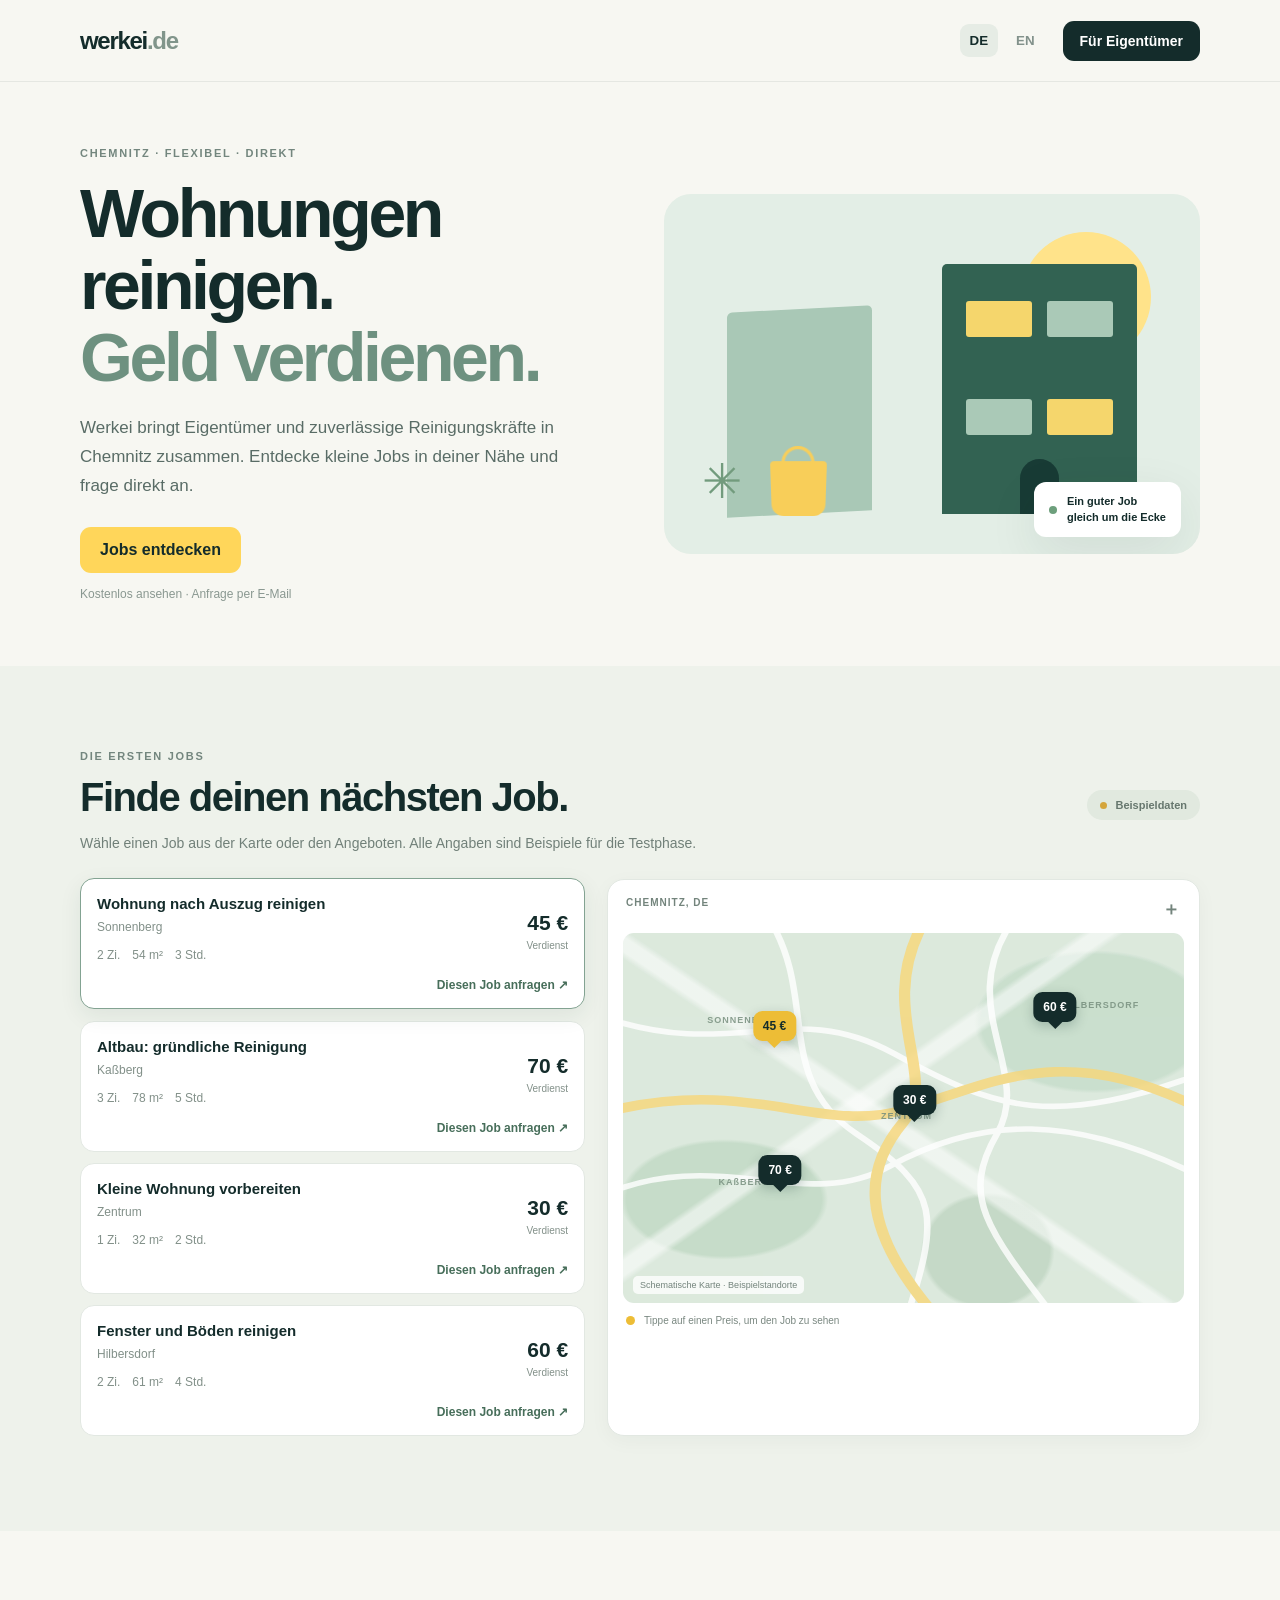
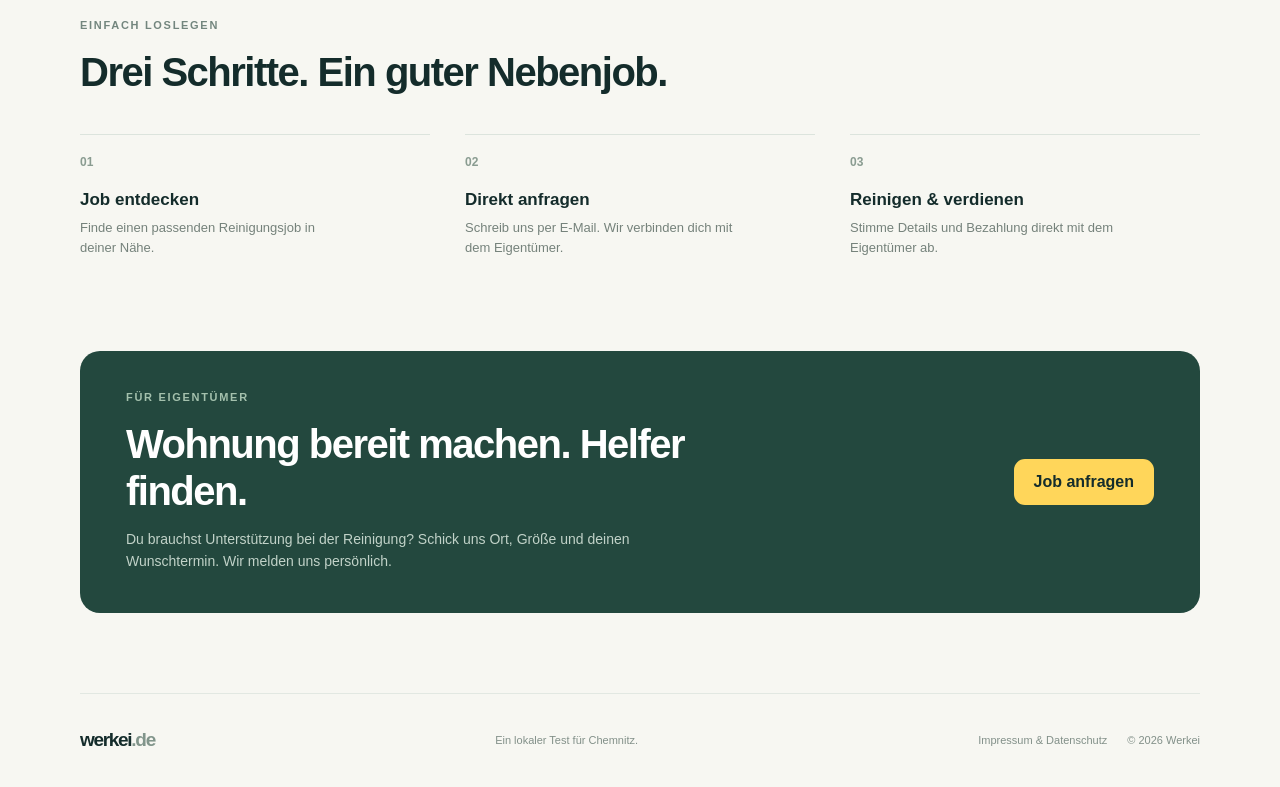
<file: index.html>
<!doctype html>
<html lang="de">
<head>
  <meta charset="utf-8">
  <meta name="viewport" content="width=device-width, initial-scale=1">
  <meta name="theme-color" content="#f7f7f2">
  <meta name="description" content="Werkei verbindet Eigentümer mit Menschen, die Wohnungen reinigen möchten.">
  <title>Werkei – Wohnungen reinigen, Geld verdienen</title>
  <link rel="icon" href="favicon.svg" type="image/svg+xml">
  <link rel="stylesheet" href="styles.css">
  <script src="app.js" defer></script>
</head>
<body>
  <header class="site-header">
    <a class="brand" href="#top" aria-label="Werkei Startseite">werkei<span>.de</span></a>
    <nav class="header-actions" aria-label="Language">
      <button class="language-button active" type="button" data-language="de" aria-pressed="true">DE</button>
      <button class="language-button" type="button" data-language="en" aria-pressed="false">EN</button>
      <a class="button button-dark header-cta" href="#owners" data-copy="navOwners">Für Eigentümer</a>
    </nav>
  </header>

  <main id="top">
    <section class="hero wrap">
      <div class="hero-copy">
        <p class="eyebrow" data-copy="eyebrow">CHEMNITZ · FLEXIBEL · DIREKT</p>
        <h1 data-copy="headline">Wohnungen reinigen.<br><span>Geld verdienen.</span></h1>
        <p class="hero-text" data-copy="intro">Werkei bringt Eigentümer und zuverlässige Reinigungskräfte in Chemnitz zusammen. Entdecke kleine Jobs in deiner Nähe und frage direkt an.</p>
        <a class="button button-yellow" href="#jobs" data-copy="seeJobs">Jobs entdecken <span aria-hidden="true">↓</span></a>
        <p class="hero-note" data-copy="heroNote">Kostenlos ansehen · Anfrage per E-Mail</p>
      </div>
      <div class="hero-art" aria-hidden="true">
        <div class="sun"></div><div class="building building-back"></div><div class="building building-front"><i></i><i></i><i></i><i></i><b></b></div>
        <div class="plant plant-one">✳</div><div class="bucket"><span></span></div>
        <div class="art-label"><span class="art-dot"></span><span data-copy="artLabel">Ein guter Job<br>gleich um die Ecke</span></div>
      </div>
    </section>

    <section class="jobs-section" id="jobs">
      <div class="wrap">
        <div class="section-heading">
          <div><p class="eyebrow" data-copy="jobsEyebrow">DIE ERSTEN JOBS</p><h2 data-copy="jobsTitle">Finde deinen nächsten Job.</h2></div>
          <span class="demo-badge"><span></span><span data-copy="demo">Beispieldaten</span></span>
        </div>
        <p class="section-intro" data-copy="jobsIntro">Wähle einen Job aus der Karte oder den Angeboten. Alle Angaben sind Beispiele für die Testphase.</p>
        <div class="jobs-layout">
          <div class="job-list" id="jobList" aria-live="polite"></div>
          <div class="map-panel">
            <div class="map-topline"><span data-copy="mapTitle">CHEMNITZ, DE</span><span class="map-symbol" aria-hidden="true">＋</span></div>
            <div class="district-map" id="districtMap" role="group" aria-label="Illustrative map of sample jobs in Chemnitz">
              <svg class="map-lines" viewBox="0 0 600 460" preserveAspectRatio="none" aria-hidden="true">
                <path d="M-20 105 C120 160 180 80 290 150 S460 245 630 170"/><path d="M-30 330 C100 260 190 350 285 290 S480 220 630 310"/>
                <path d="M155 -20 C210 80 160 180 250 250 S340 350 300 490"/><path d="M420 -20 C350 90 440 170 400 250 S390 370 470 490"/>
                <path class="road-major" d="M-10 220 C140 180 210 250 300 220 S470 130 620 220"/><path class="road-major" d="M320 -10 C270 100 340 180 300 235 S250 360 330 470"/>
              </svg>
              <span class="district district-a">SONNENBERG</span><span class="district district-b">ZENTRUM</span><span class="district district-c">KAßBERG</span><span class="district district-d">HILBERSDORF</span>
              <div id="mapPins"></div>
              <div class="map-credit" data-copy="mapNote">Schematische Karte · Beispielstandorte</div>
            </div>
            <div class="map-legend"><span class="legend-pin"></span><span data-copy="mapLegend">Tippe auf einen Preis, um den Job zu sehen</span></div>
          </div>
        </div>
      </div>
    </section>

    <section class="how-section">
      <div class="wrap">
        <p class="eyebrow" data-copy="howEyebrow">EINFACH LOSLEGEN</p><h2 data-copy="howTitle">Drei Schritte. Ein guter Nebenjob.</h2>
        <div class="steps">
          <article><span class="step-number">01</span><h3 data-copy="step1Title">Job entdecken</h3><p data-copy="step1Text">Finde einen passenden Reinigungsjob in deiner Nähe.</p></article>
          <article><span class="step-number">02</span><h3 data-copy="step2Title">Direkt anfragen</h3><p data-copy="step2Text">Schreib uns per E-Mail. Wir verbinden dich mit dem Eigentümer.</p></article>
          <article><span class="step-number">03</span><h3 data-copy="step3Title">Reinigen & verdienen</h3><p data-copy="step3Text">Stimme Details und Bezahlung direkt mit dem Eigentümer ab.</p></article>
        </div>
      </div>
    </section>

    <section class="owner-section" id="owners">
      <div class="wrap owner-card">
        <div><p class="eyebrow" data-copy="ownerEyebrow">FÜR EIGENTÜMER</p><h2 data-copy="ownerTitle">Wohnung bereit machen. Helfer finden.</h2><p data-copy="ownerText">Du brauchst Unterstützung bei der Reinigung? Schick uns Ort, Größe und deinen Wunschtermin. Wir melden uns persönlich.</p></div>
        <a class="button button-yellow" id="ownerEmail" href="mailto:hallo@werkei.de" data-copy="ownerButton">Job anfragen <span aria-hidden="true">↗</span></a>
      </div>
    </section>
  </main>
  <footer class="site-footer wrap"><a class="brand" href="#top">werkei<span>.de</span></a><p data-copy="footerText">Ein lokaler Test für Chemnitz.</p><div><a href="legal.html" data-copy="legalLink">Impressum & Datenschutz</a><span>© <span id="year"></span> Werkei</span></div></footer>
</body>
</html>
</file>
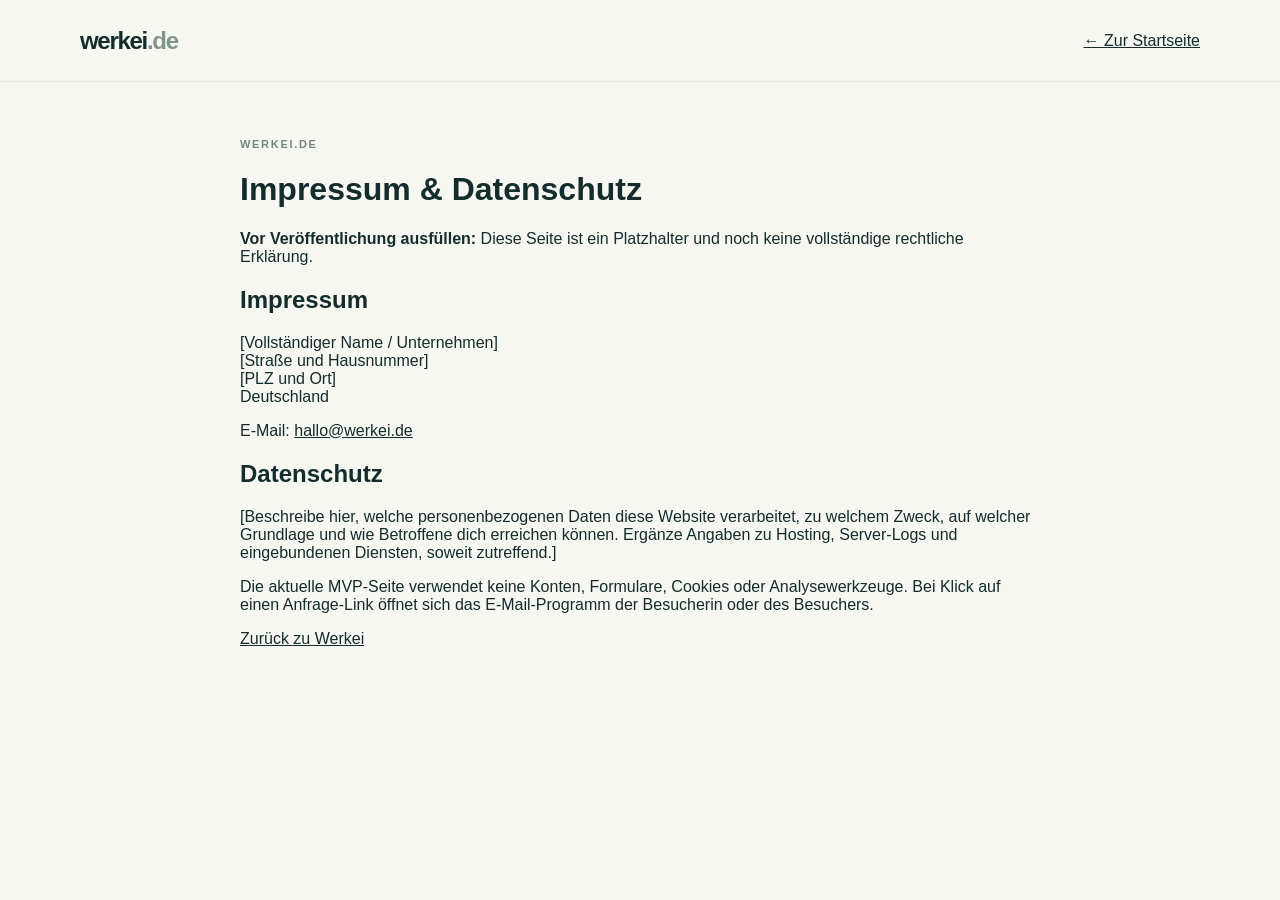
<file: legal.html>
<!doctype html>
<html lang="de">
<head><meta charset="utf-8"><meta name="viewport" content="width=device-width, initial-scale=1"><meta name="robots" content="noindex"><title>Impressum & Datenschutz – Werkei</title><link rel="stylesheet" href="styles.css"></head>
<body><header class="site-header"><a class="brand" href="index.html">werkei<span>.de</span></a><a href="index.html">← Zur Startseite</a></header><main class="wrap" style="padding-block:56px 90px;max-width:800px"><p class="eyebrow">WERKEI.DE</p><h1>Impressum & Datenschutz</h1><p><strong>Vor Veröffentlichung ausfüllen:</strong> Diese Seite ist ein Platzhalter und noch keine vollständige rechtliche Erklärung.</p><h2>Impressum</h2><p>[Vollständiger Name / Unternehmen]<br>[Straße und Hausnummer]<br>[PLZ und Ort]<br>Deutschland</p><p>E-Mail: <a href="mailto:hallo@werkei.de">hallo@werkei.de</a></p><h2>Datenschutz</h2><p>[Beschreibe hier, welche personenbezogenen Daten diese Website verarbeitet, zu welchem Zweck, auf welcher Grundlage und wie Betroffene dich erreichen können. Ergänze Angaben zu Hosting, Server-Logs und eingebundenen Diensten, soweit zutreffend.]</p><p>Die aktuelle MVP-Seite verwendet keine Konten, Formulare, Cookies oder Analysewerkzeuge. Bei Klick auf einen Anfrage-Link öffnet sich das E-Mail-Programm der Besucherin oder des Besuchers.</p><p><a href="index.html">Zurück zu Werkei</a></p></main></body></html>
</file>
<file: styles.css>
:root{--ink:#142c2b;--muted:#667875;--paper:#f7f7f2;--white:#fff;--green:#dceae3;--green-dark:#244d43;--yellow:#ffd65a;--line:#e2e8e2;--shadow:0 16px 50px rgba(25,54,47,.09)}*{box-sizing:border-box}html{scroll-behavior:smooth}body{margin:0;background:var(--paper);color:var(--ink);font-family:Arial,Helvetica,sans-serif;-webkit-font-smoothing:antialiased}a{color:inherit}.wrap{width:min(1120px,calc(100% - 48px));margin-inline:auto}.site-header{height:82px;padding-inline:max(24px,calc((100vw - 1120px)/2));display:flex;align-items:center;justify-content:space-between;border-bottom:1px solid rgba(20,44,43,.08)}.brand{text-decoration:none;font:800 24px Arial,Helvetica,sans-serif;letter-spacing:-1.3px}.brand span{color:#81958b}.header-actions{display:flex;align-items:center;gap:8px}.language-button{border:0;background:transparent;padding:9px 10px;color:#82918b;font-weight:700;cursor:pointer;border-radius:9px}.language-button.active{background:#e6ece5;color:var(--ink)}.button{display:inline-flex;align-items:center;justify-content:center;gap:20px;text-decoration:none;border-radius:11px;padding:14px 20px;font-weight:700;transition:transform .18s,box-shadow .18s}.button:hover{transform:translateY(-2px);box-shadow:0 8px 22px rgba(20,44,43,.14)}.button-dark{background:var(--ink);color:white}.button-yellow{background:var(--yellow);color:var(--ink)}.header-cta{padding:12px 17px;margin-left:10px;font-size:14px}.hero{min-height:535px;display:grid;grid-template-columns:1fr 1fr;gap:48px;align-items:center;padding-block:65px}.eyebrow{font-size:11px;font-weight:700;letter-spacing:1.7px;color:#73867e;margin:0 0 18px}.hero h1{font:800 clamp(42px,5.7vw,68px)/1.06 Arial,Helvetica,sans-serif;letter-spacing:-3.4px;margin:0 0 21px}.hero h1 span{color:#6e9180}.hero-text{max-width:490px;font-size:17px;line-height:1.7;color:#596c66;margin:0 0 26px}.hero-note{color:#8a9891;font-size:12px;margin:14px 0 0}.hero-art{height:360px;position:relative;overflow:hidden;border-radius:27px;background:#e3eee6}.sun{position:absolute;width:130px;height:130px;border-radius:50%;background:#ffe38a;right:49px;top:38px}.building{position:absolute;bottom:40px;background:#37665a;border-radius:5px 5px 0 0}.building-back{width:145px;height:205px;left:63px;background:#a9c8b6;transform:skewY(-3deg)}.building-front{width:195px;height:250px;right:63px;padding:37px 24px;display:grid;grid-template-columns:repeat(2,1fr);gap:20px 15px;background:#326252}.building-front i{display:block;height:36px;background:#f5d66c;border-radius:3px}.building-front i:nth-child(2),.building-front i:nth-child(3){background:#aac9b7}.building-front b{position:absolute;width:39px;height:55px;background:#183b35;bottom:0;left:78px;border-radius:20px 20px 0 0}.plant{position:absolute;color:#729b7d;font-size:48px;left:38px;bottom:45px}.bucket{position:absolute;width:55px;height:55px;left:107px;bottom:37px;background:#f8ce59;border-radius:4px 4px 12px 12px;transform:perspective(70px) rotateX(-5deg)}.bucket span{position:absolute;border:3px solid #f8ce59;border-bottom:0;width:32px;height:20px;border-radius:20px 20px 0 0;top:-14px;left:11px}.art-label{position:absolute;right:19px;bottom:17px;padding:12px 15px;background:white;border-radius:12px;display:flex;align-items:center;gap:10px;font-size:11px;font-weight:700;line-height:1.4;box-shadow:var(--shadow)}.art-dot,.demo-badge span:first-child{width:8px;height:8px;background:#6d9f7c;border-radius:50%;display:inline-block}.jobs-section{padding:84px 0 95px;background:#eef2eb}.section-heading{display:flex;justify-content:space-between;align-items:end}.section-heading h2,.how-section h2,.owner-card h2{font:700 clamp(28px,3.5vw,40px)/1.16 Arial,Helvetica,sans-serif;letter-spacing:-1.5px;margin:0}.section-heading .eyebrow{margin-bottom:12px}.demo-badge{background:#e1e9df;color:#66776e;border-radius:100px;padding:9px 13px;display:flex;align-items:center;gap:8px;font-size:11px;font-weight:700}.demo-badge span:first-child{width:7px;height:7px;background:#d4a53c}.section-intro{color:#718079;margin:15px 0 28px;font-size:14px}.jobs-layout{display:grid;grid-template-columns: .92fr 1.08fr;gap:22px;align-items:stretch}.job-list{display:flex;flex-direction:column;gap:11px}.job-card{border:1px solid var(--line);background:white;border-radius:14px;padding:16px;display:grid;grid-template-columns:1fr auto;gap:4px 12px;cursor:pointer;transition:border-color .18s,box-shadow .18s,transform .18s}.job-card:hover,.job-card.selected{border-color:#83a392;box-shadow:0 7px 22px rgba(30,70,55,.08);transform:translateY(-1px)}.job-card h3{font-size:15px;margin:0 0 6px}.job-card p{font-size:12px;color:#829089;margin:0;line-height:1.5}.job-price{grid-column:2;grid-row:1/3;align-self:center;text-align:right}.job-price strong{font:800 21px Arial,Helvetica,sans-serif;display:block}.job-price span{font-size:10px;color:#829089}.job-meta{display:flex;gap:12px;margin-top:10px!important}.job-actions{grid-column:1/-1;display:flex;justify-content:flex-end;margin-top:6px}.job-link{color:#476e5a;font-weight:700;text-decoration:none;font-size:12px}.job-link:hover{text-decoration:underline}.map-panel{background:#fff;border:1px solid var(--line);border-radius:17px;padding:15px;box-shadow:0 5px 20px rgba(25,54,47,.04)}.map-topline{display:flex;justify-content:space-between;color:#73847c;font-size:10px;font-weight:700;letter-spacing:1px;padding:2px 3px 12px}.map-symbol{font-size:18px}.district-map{height:370px;position:relative;overflow:hidden;border-radius:11px;background-color:#dce9dd;background-image:linear-gradient(34deg,transparent 46%,rgba(255,255,255,.55) 47%,rgba(255,255,255,.55) 49%,transparent 50%),linear-gradient(145deg,transparent 42%,rgba(255,255,255,.55) 43%,rgba(255,255,255,.55) 45%,transparent 46%),radial-gradient(ellipse at 18% 72%,#c6dcc9 0 15%,transparent 16%),radial-gradient(ellipse at 84% 24%,#cadfce 0 17%,transparent 18%),radial-gradient(ellipse at 65% 86%,#c5d9c7 0 12%,transparent 13%)}.map-lines{position:absolute;inset:0;width:100%;height:100%;fill:none;stroke:#fff;stroke-width:7;opacity:.8}.map-lines .road-major{stroke:#f8d779;stroke-width:12}.district{position:absolute;font-size:9px;letter-spacing:1px;color:#78907f;font-weight:700;opacity:.85}.district-a{left:15%;top:22%}.district-b{left:46%;top:48%}.district-c{left:17%;top:66%}.district-d{right:8%;top:18%}.map-pin{position:absolute;transform:translate(-50%,-100%);border:0;background:var(--ink);color:white;padding:8px 10px;border-radius:9px;font-weight:700;font-size:12px;box-shadow:0 4px 12px #183b3540;cursor:pointer;white-space:nowrap}.map-pin:after{content:"";position:absolute;bottom:-5px;left:calc(50% - 5px);width:10px;height:10px;background:var(--ink);transform:rotate(45deg)}.map-pin.active{background:#edbd36;color:var(--ink);z-index:2}.map-pin.active:after{background:#edbd36}.map-credit{position:absolute;bottom:9px;left:10px;background:#ffffffc9;color:#73847c;border-radius:5px;padding:4px 7px;font-size:9px}.map-legend{display:flex;align-items:center;gap:9px;color:#7a8881;font-size:10px;padding:12px 3px 0}.legend-pin{width:9px;height:9px;background:#edbd36;border-radius:50%}.how-section{padding:88px 0 92px}.how-section h2{max-width:620px}.steps{display:grid;grid-template-columns:repeat(3,1fr);gap:35px;margin-top:38px}.steps article{border-top:1px solid #dce4dd;padding-top:17px}.step-number{font:700 12px Arial,Helvetica,sans-serif;color:#8a9c91}.steps h3{font:700 17px Arial,Helvetica,sans-serif;margin:20px 0 8px}.steps p{color:#75827b;line-height:1.6;font-size:13px;margin:0;max-width:270px}.owner-section{padding:0 0 80px}.owner-card{background:#23483e;color:white;border-radius:20px;padding:40px 46px;display:flex;align-items:center;justify-content:space-between;gap:30px}.owner-card .eyebrow{color:#a4c1ad}.owner-card h2{max-width:600px}.owner-card p:not(.eyebrow){color:#c1d2c8;line-height:1.6;max-width:590px;font-size:14px;margin-bottom:0}.owner-card .button{white-space:nowrap}.site-footer{min-height:94px;border-top:1px solid var(--line);display:flex;align-items:center;justify-content:space-between;gap:20px;color:#829089;font-size:11px}.site-footer .brand{color:var(--ink);font-size:19px}.site-footer p{margin:0}.site-footer>div{display:flex;gap:20px}.site-footer a:not(.brand){text-decoration:none}.site-footer a:hover{text-decoration:underline}
@media(max-width:760px){.wrap{width:min(100% - 34px,540px)}.site-header{height:70px;padding-inline:17px}.header-cta{font-size:12px;padding:10px 12px}.hero{grid-template-columns:1fr;gap:30px;padding-block:53px}.hero h1{letter-spacing:-2px}.hero-art{height:290px}.building-front{right:35px;transform:scale(.85);transform-origin:bottom right}.building-back{left:35px}.jobs-section{padding:64px 0}.section-heading{align-items:start;gap:15px;flex-direction:column}.jobs-layout{grid-template-columns:1fr}.district-map{height:310px}.how-section{padding:65px 0}.steps{grid-template-columns:1fr;gap:22px;margin-top:28px}.steps article{display:grid;grid-template-columns:40px 1fr;column-gap:10px;padding-top:13px}.steps h3{margin:0 0 5px}.steps p{grid-column:2}.step-number{grid-row:1/3;padding-top:2px}.owner-section{padding-bottom:55px}.owner-card{padding:28px 24px;align-items:start;flex-direction:column}.site-footer{padding-block:22px;flex-wrap:wrap}.site-footer p{order:3;width:100%}.site-footer>div{gap:12px;flex-direction:column;align-items:flex-end;text-align:right}}@media(max-width:390px){.brand{font-size:21px}.header-actions{gap:2px}.header-cta{margin-left:3px}.language-button{padding-inline:7px}.hero-art{height:250px}.job-card{padding:13px}.job-price strong{font-size:18px}}
</file>
